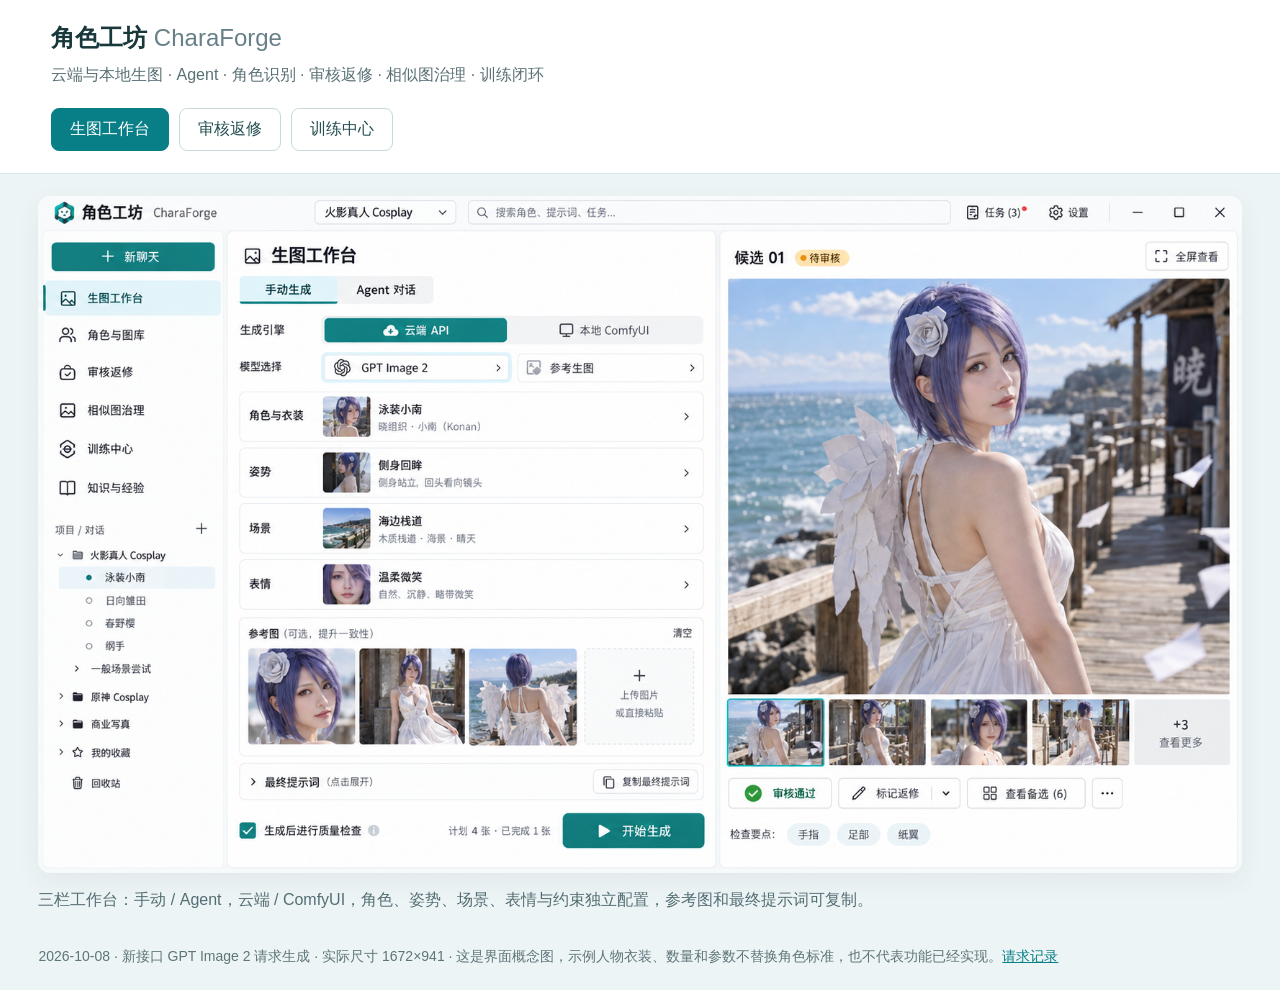
<file: design/设计预览.html>
<!doctype html>
<html lang="zh-CN"><meta charset="utf-8"><meta name="viewport" content="width=device-width,initial-scale=1">
<title>角色工坊 · 融合界面设计</title>
<style>
*{box-sizing:border-box}body{margin:0;background:#edf4f6;color:#18383c;font:16px 'Segoe UI','Microsoft YaHei',sans-serif}header{padding:22px 4vw;background:#fff;border-bottom:1px solid #d9e6e8}h1{font-size:24px;margin:0 0 8px}p{color:#597075;line-height:1.6;margin:0}nav{display:flex;gap:10px;flex-wrap:wrap;margin-top:20px}button{border:1px solid #c7dadc;background:#fff;color:#254e52;border-radius:8px;padding:10px 18px;font:inherit;cursor:pointer}button[aria-selected=true]{background:#087f86;color:#fff;border-color:#087f86}main{padding:22px 3vw}section[hidden]{display:none}img{display:block;width:100%;height:auto;border-radius:12px;box-shadow:0 8px 25px #223c4410}figcaption{padding:14px 0;color:#536e73;line-height:1.6}figure{margin:0}footer{padding:0 3vw 24px;color:#5e7579;font-size:14px}a{color:#087f86}
</style>
<header><h1>角色工坊 <span style="font-weight:400;color:#678087">CharaForge</span></h1><p>云端与本地生图 · Agent · 角色识别 · 审核返修 · 相似图治理 · 训练闭环</p><nav role="tablist" aria-label="界面设计"><button role="tab" aria-selected="true" aria-controls="generation" id="tab-generation">生图工作台</button><button role="tab" aria-selected="false" aria-controls="review" id="tab-review">审核返修</button><button role="tab" aria-selected="false" aria-controls="training" id="tab-training">训练中心</button></nav></header>
<main>
<section role="tabpanel" id="generation" aria-labelledby="tab-generation"><figure><img src="角色工坊-01-生图工作台.png" alt="角色工坊生图工作台，左侧导航、中间模块配置、右侧大图预览"><figcaption>三栏工作台：手动 / Agent，云端 / ComfyUI，角色、姿势、场景、表情与约束独立配置，参考图和最终提示词可复制。</figcaption></figure></section>
<section role="tabpanel" id="review" aria-labelledby="tab-review" hidden><figure><img src="角色工坊-02-审核返修.png" alt="审核返修页面，原图候选对比、细节放大和人工审核"><figcaption>审核返修：角色队列、原图与候选、局部证据、蒙版确认、返修提示词复制与归档。此图使用普通服装/纸鹤道具作为界面示例。</figcaption></figure></section>
<section role="tabpanel" id="training" aria-labelledby="tab-training" hidden><figure><img src="角色工坊-03-训练中心.png" alt="训练中心，训练集缩略图、LoRA配置、曲线和固定种子评估"><figcaption>训练闭环：已通过图片、去重与覆盖、caption、LoRA配置和评估；角色识别学习单独分栏。</figcaption></figure></section>
</main><footer>2026-10-08 · 新接口 GPT Image 2 请求生成 · 实际尺寸 1672×941 · 这是界面概念图，示例人物衣装、数量和参数不替换角色标准，也不代表功能已经实现。<a href="生成记录.json">请求记录</a></footer>
<script>
const tabs=[...document.querySelectorAll('[role=tab]')];function select(tab){for(const item of tabs){const active=item===tab;item.setAttribute('aria-selected',String(active));document.getElementById(item.getAttribute('aria-controls')).hidden=!active}}tabs.forEach((tab,index)=>{tab.addEventListener('click',()=>select(tab));tab.addEventListener('keydown',event=>{if(event.key==='ArrowRight'||event.key==='ArrowLeft'){event.preventDefault();const next=tabs[(index+(event.key==='ArrowRight'?1:tabs.length-1))%tabs.length];select(next);next.focus()}})});
</script></html>
</file>
